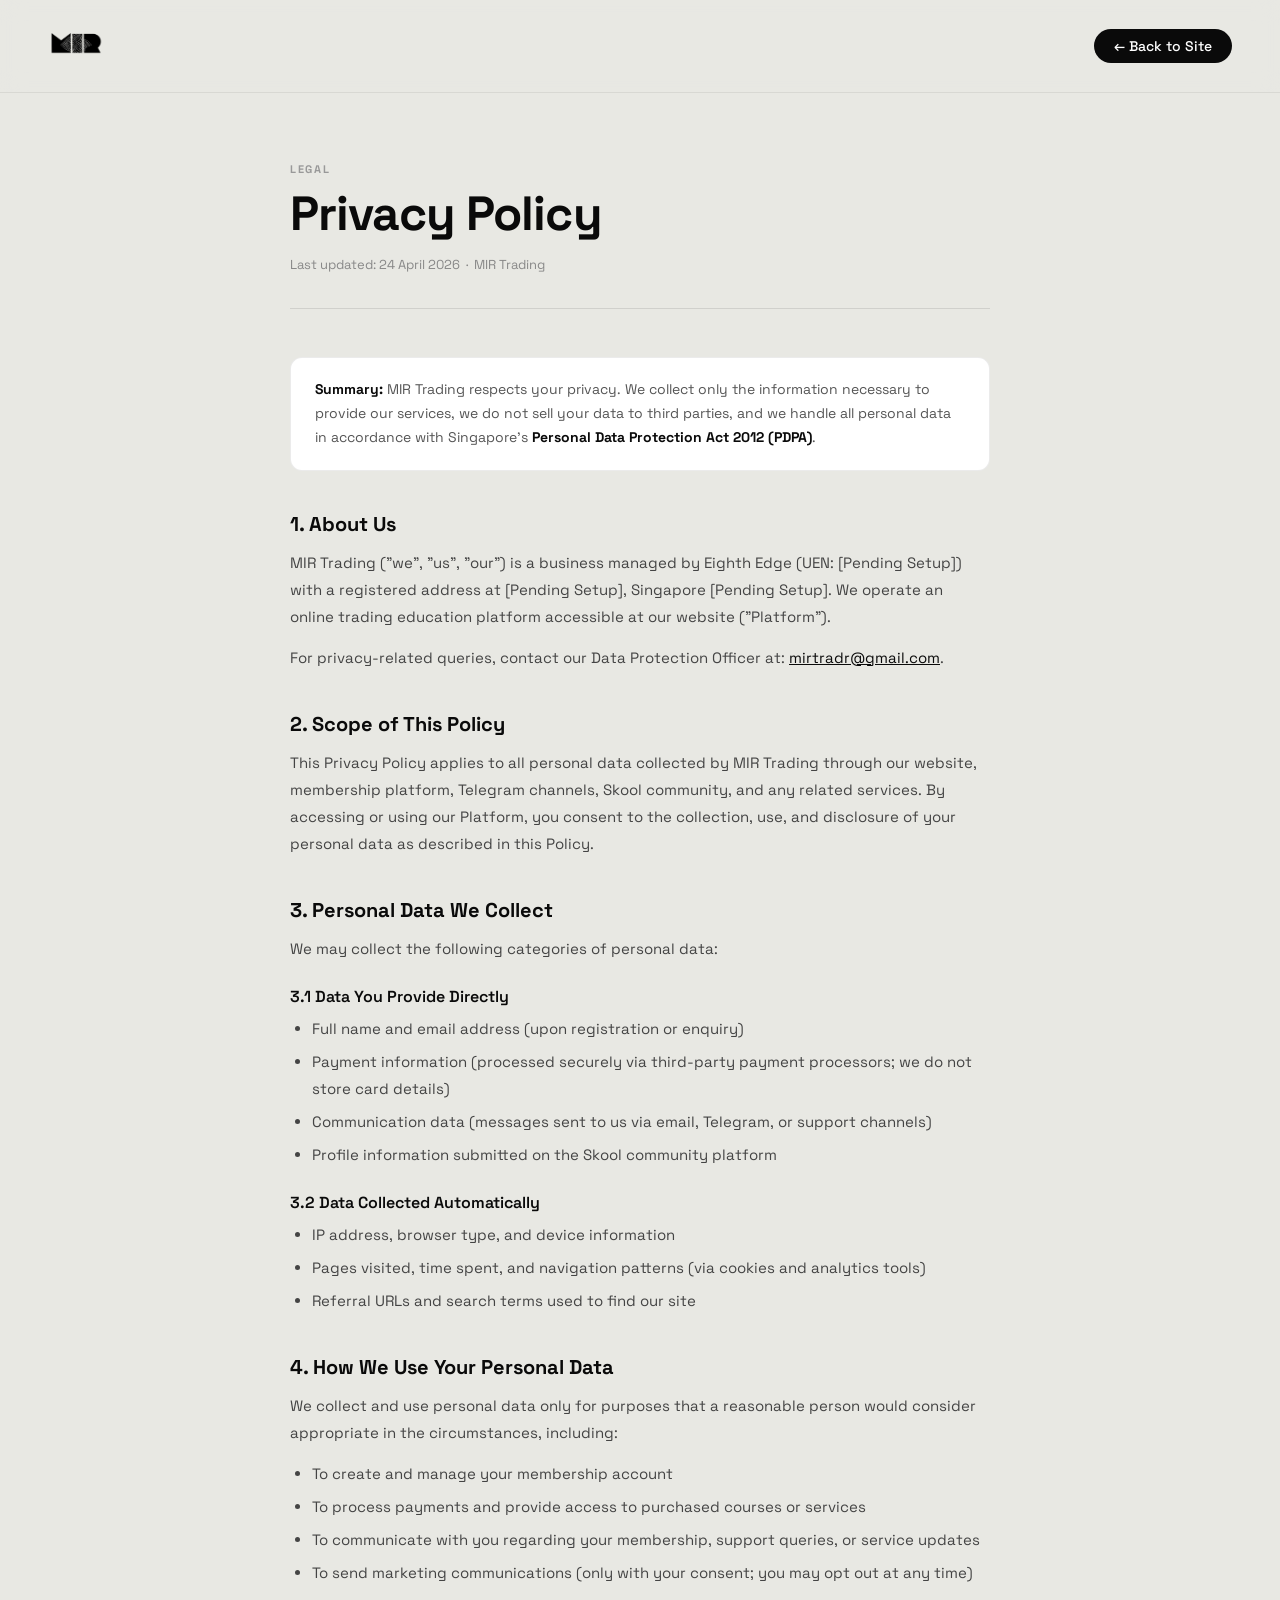
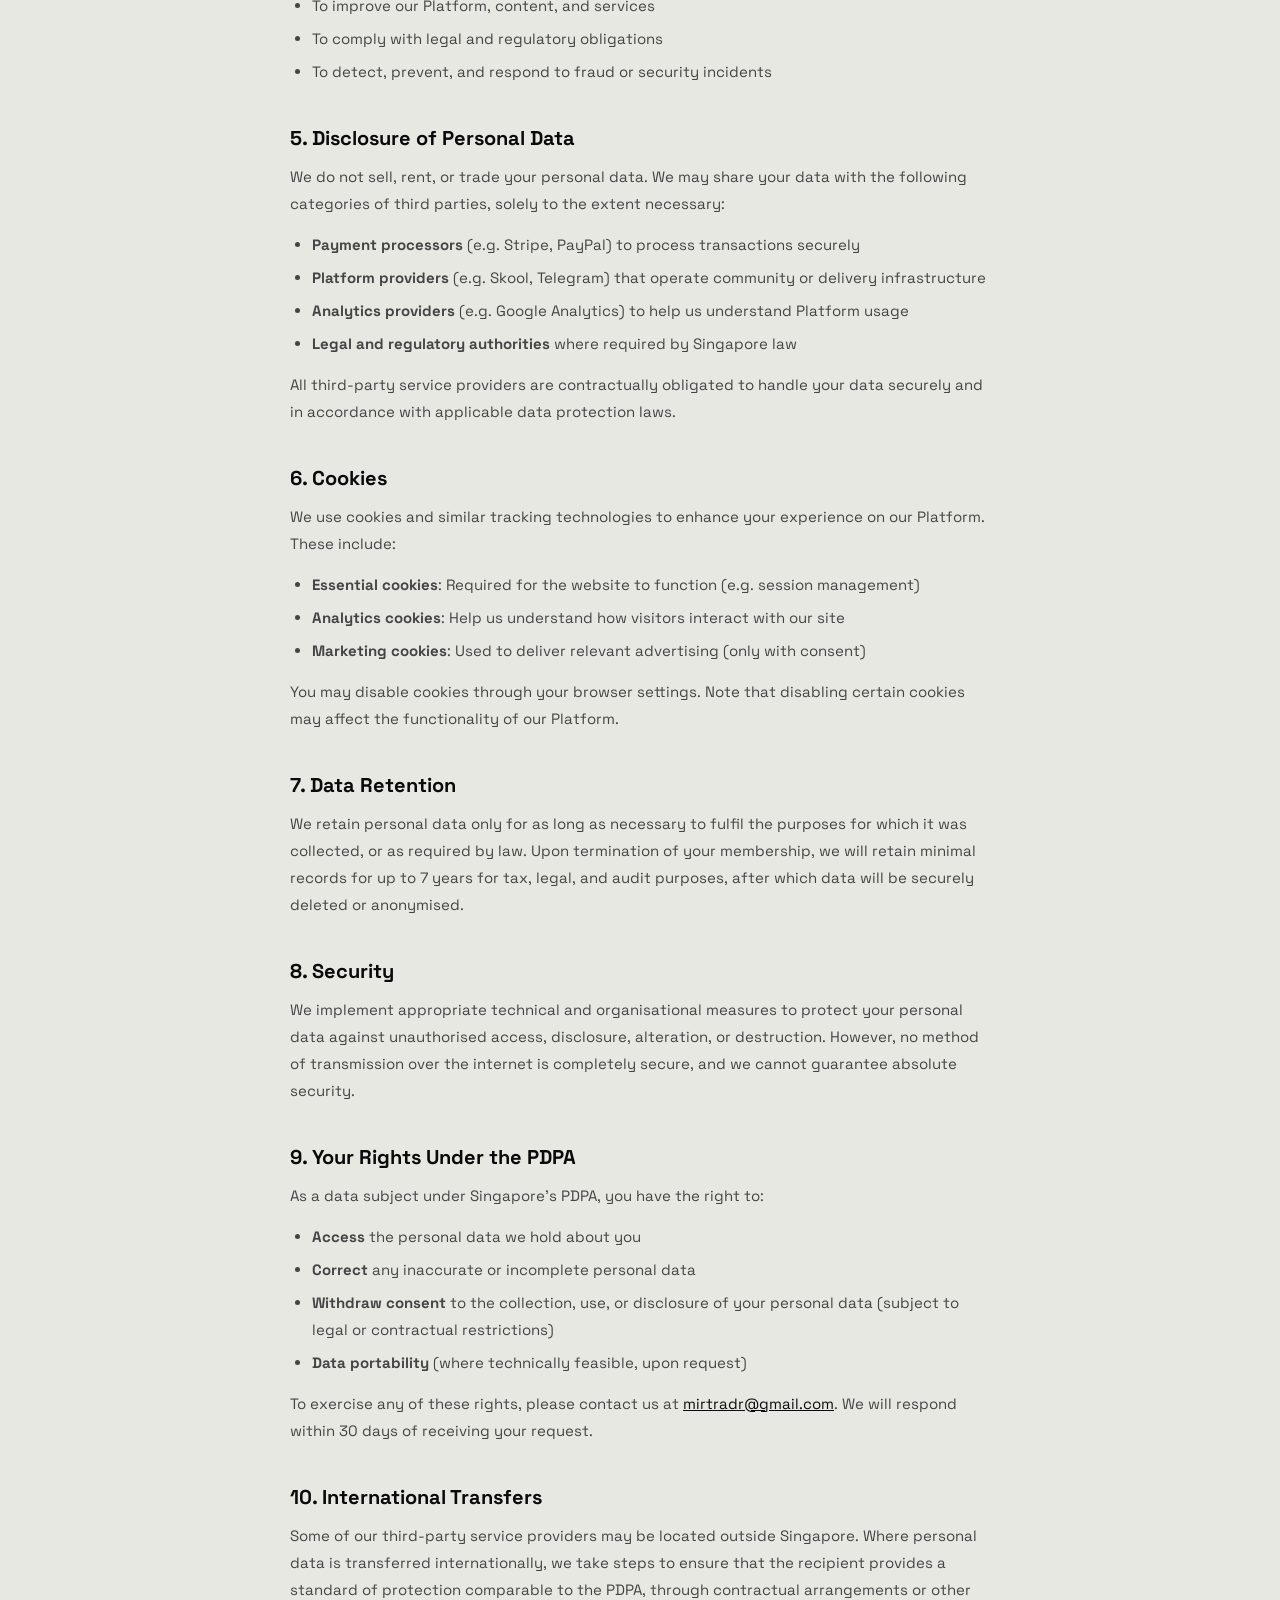
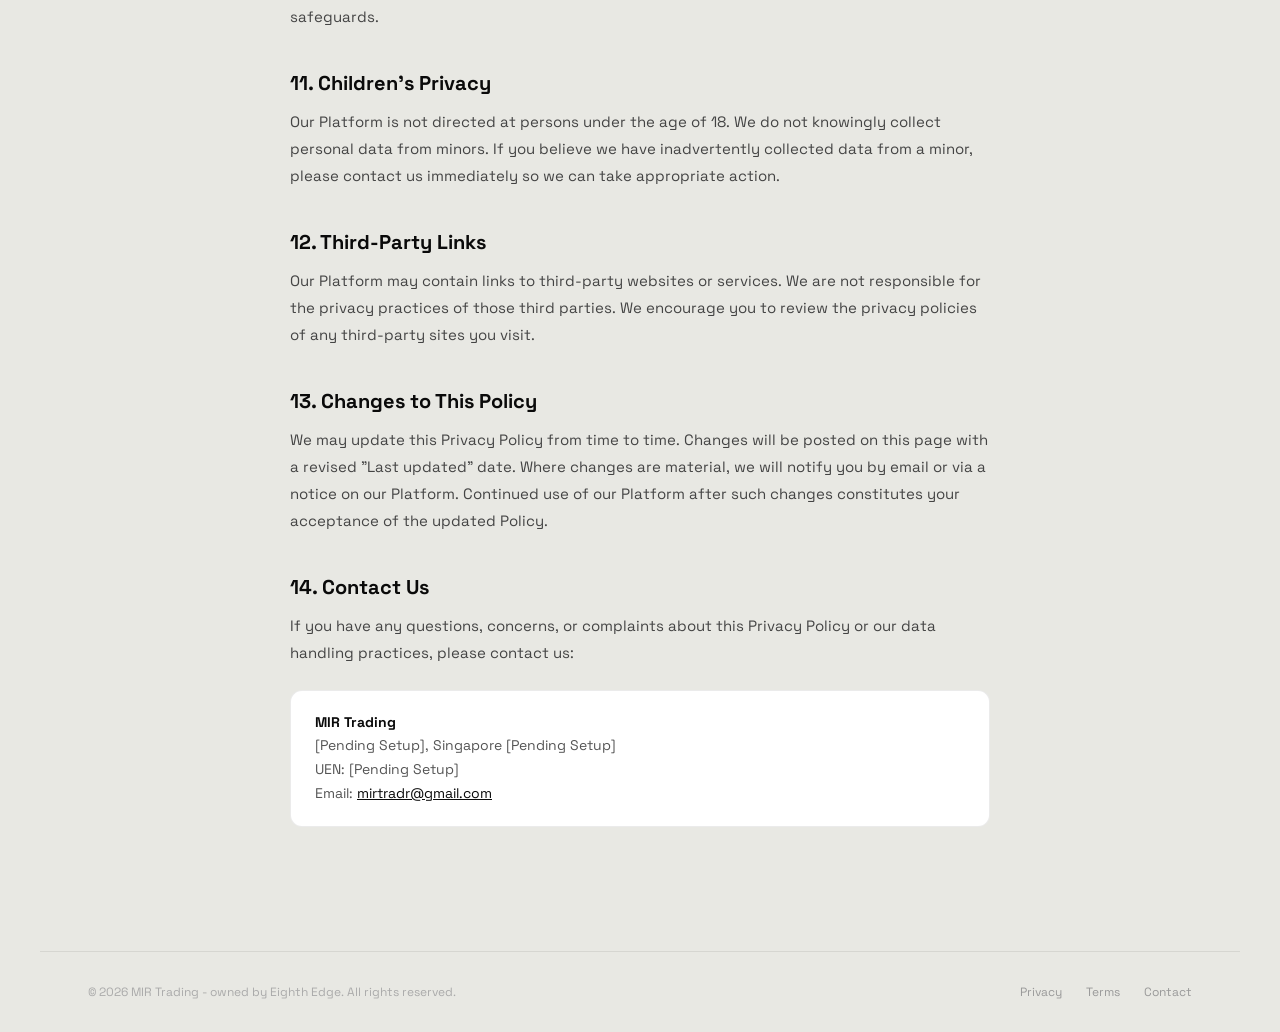
<file: privacy.html>
<!DOCTYPE html>
<html lang="en">
<head>
<meta charset="UTF-8">
<meta name="viewport" content="width=device-width, initial-scale=1.0">
<title>Privacy Policy — MIR Trading</title>
<link href="https://fonts.googleapis.com/css2?family=Space+Grotesk:wght@300;400;500;600;700&display=swap" rel="stylesheet">
<style>
  *, *::before, *::after { margin: 0; padding: 0; box-sizing: border-box; }
  html { scroll-behavior: smooth; }
  body { background: #e8e8e3; font-family: 'Space Grotesk', sans-serif; color: #0a0a0a; }

  nav {
    position: sticky; top: 0; z-index: 100;
    display: flex; align-items: center; justify-content: space-between;
    padding: 18px 48px;
    background: rgba(232,232,227,0.92);
    backdrop-filter: blur(12px);
    border-bottom: 1px solid rgba(0,0,0,0.07);
  }
  nav img { height: 56px; width: auto; display: block; }
  nav a {
    font-size: 14px; font-weight: 500; color: #0a0a0a;
    text-decoration: none; padding: 8px 20px;
    background: #0a0a0a; color: #fff;
    border-radius: 100px; transition: background 0.15s;
  }
  nav a:hover { background: #333; }

  .page-wrap { max-width: 780px; margin: 0 auto; padding: 64px 40px 100px; }

  .tag {
    display: inline-block; font-size: 11px; font-weight: 700;
    letter-spacing: 0.15em; text-transform: uppercase; color: #999;
    margin-bottom: 12px;
  }
  h1 { font-size: clamp(32px, 4vw, 48px); font-weight: 700; letter-spacing: -0.02em; line-height: 1.1; margin-bottom: 12px; }
  .meta { font-size: 13px; color: #888; margin-bottom: 48px; padding-bottom: 32px; border-bottom: 1px solid rgba(0,0,0,0.1); }

  h2 { font-size: 20px; font-weight: 700; margin: 40px 0 12px; color: #0a0a0a; }
  h3 { font-size: 16px; font-weight: 600; margin: 24px 0 8px; color: #0a0a0a; }
  p { font-size: 15px; line-height: 1.8; color: #444; margin-bottom: 14px; }
  ul, ol { padding-left: 22px; margin-bottom: 14px; }
  li { font-size: 15px; line-height: 1.8; color: #444; margin-bottom: 6px; }
  a { color: #0a0a0a; text-decoration: underline; }

  .callout {
    background: #fff; border: 1px solid rgba(0,0,0,0.08);
    border-radius: 12px; padding: 20px 24px; margin: 24px 0;
    font-size: 14px; line-height: 1.7; color: #555;
  }
  .callout strong { color: #0a0a0a; }

  footer {
    border-top: 1px solid rgba(0,0,0,0.08);
    padding: 32px 48px;
    display: flex; align-items: center; justify-content: space-between;
    max-width: 1200px; margin: 0 auto;
    font-size: 12px; color: #aaa;
  }
  footer div { display: flex; gap: 24px; }
  footer a { color: #999; text-decoration: none; font-size: 12px; }
</style>
</head>
<body>

<nav>
  <img src="assets/mir-logo-header.png" alt="MIR Trading" />
  <a href="https://mirtradr.github.io/mir/">← Back to Site</a>
</nav>

<div class="page-wrap">
  <div class="tag">Legal</div>
  <h1>Privacy Policy</h1>
  <p class="meta">Last updated: 24 April 2026 &nbsp;·&nbsp; MIR Trading</p>

  <div class="callout">
    <strong>Summary:</strong> MIR Trading respects your privacy. We collect only the information necessary to provide our services, we do not sell your data to third parties, and we handle all personal data in accordance with Singapore's <strong>Personal Data Protection Act 2012 (PDPA)</strong>.
  </div>

  <h2>1. About Us</h2>
  <p>MIR Trading ("we", "us", "our") is a business managed by Eighth Edge (UEN: [Pending Setup]) with a registered address at [Pending Setup], Singapore [Pending Setup]. We operate an online trading education platform accessible at our website ("Platform").</p>
  <p>For privacy-related queries, contact our Data Protection Officer at: <a href="mailto:mirtradr@gmail.com">mirtradr@gmail.com</a>.</p>

  <h2>2. Scope of This Policy</h2>
  <p>This Privacy Policy applies to all personal data collected by MIR Trading through our website, membership platform, Telegram channels, Skool community, and any related services. By accessing or using our Platform, you consent to the collection, use, and disclosure of your personal data as described in this Policy.</p>

  <h2>3. Personal Data We Collect</h2>
  <p>We may collect the following categories of personal data:</p>
  <h3>3.1 Data You Provide Directly</h3>
  <ul>
    <li>Full name and email address (upon registration or enquiry)</li>
    <li>Payment information (processed securely via third-party payment processors; we do not store card details)</li>
    <li>Communication data (messages sent to us via email, Telegram, or support channels)</li>
    <li>Profile information submitted on the Skool community platform</li>
  </ul>
  <h3>3.2 Data Collected Automatically</h3>
  <ul>
    <li>IP address, browser type, and device information</li>
    <li>Pages visited, time spent, and navigation patterns (via cookies and analytics tools)</li>
    <li>Referral URLs and search terms used to find our site</li>
  </ul>

  <h2>4. How We Use Your Personal Data</h2>
  <p>We collect and use personal data only for purposes that a reasonable person would consider appropriate in the circumstances, including:</p>
  <ul>
    <li>To create and manage your membership account</li>
    <li>To process payments and provide access to purchased courses or services</li>
    <li>To communicate with you regarding your membership, support queries, or service updates</li>
    <li>To send marketing communications (only with your consent; you may opt out at any time)</li>
    <li>To improve our Platform, content, and services</li>
    <li>To comply with legal and regulatory obligations</li>
    <li>To detect, prevent, and respond to fraud or security incidents</li>
  </ul>

  <h2>5. Disclosure of Personal Data</h2>
  <p>We do not sell, rent, or trade your personal data. We may share your data with the following categories of third parties, solely to the extent necessary:</p>
  <ul>
    <li><strong>Payment processors</strong> (e.g. Stripe, PayPal) to process transactions securely</li>
    <li><strong>Platform providers</strong> (e.g. Skool, Telegram) that operate community or delivery infrastructure</li>
    <li><strong>Analytics providers</strong> (e.g. Google Analytics) to help us understand Platform usage</li>
    <li><strong>Legal and regulatory authorities</strong> where required by Singapore law</li>
  </ul>
  <p>All third-party service providers are contractually obligated to handle your data securely and in accordance with applicable data protection laws.</p>

  <h2>6. Cookies</h2>
  <p>We use cookies and similar tracking technologies to enhance your experience on our Platform. These include:</p>
  <ul>
    <li><strong>Essential cookies</strong>: Required for the website to function (e.g. session management)</li>
    <li><strong>Analytics cookies</strong>: Help us understand how visitors interact with our site</li>
    <li><strong>Marketing cookies</strong>: Used to deliver relevant advertising (only with consent)</li>
  </ul>
  <p>You may disable cookies through your browser settings. Note that disabling certain cookies may affect the functionality of our Platform.</p>

  <h2>7. Data Retention</h2>
  <p>We retain personal data only for as long as necessary to fulfil the purposes for which it was collected, or as required by law. Upon termination of your membership, we will retain minimal records for up to 7 years for tax, legal, and audit purposes, after which data will be securely deleted or anonymised.</p>

  <h2>8. Security</h2>
  <p>We implement appropriate technical and organisational measures to protect your personal data against unauthorised access, disclosure, alteration, or destruction. However, no method of transmission over the internet is completely secure, and we cannot guarantee absolute security.</p>

  <h2>9. Your Rights Under the PDPA</h2>
  <p>As a data subject under Singapore's PDPA, you have the right to:</p>
  <ul>
    <li><strong>Access</strong> the personal data we hold about you</li>
    <li><strong>Correct</strong> any inaccurate or incomplete personal data</li>
    <li><strong>Withdraw consent</strong> to the collection, use, or disclosure of your personal data (subject to legal or contractual restrictions)</li>
    <li><strong>Data portability</strong> (where technically feasible, upon request)</li>
  </ul>
  <p>To exercise any of these rights, please contact us at <a href="mailto:mirtradr@gmail.com">mirtradr@gmail.com</a>. We will respond within 30 days of receiving your request.</p>

  <h2>10. International Transfers</h2>
  <p>Some of our third-party service providers may be located outside Singapore. Where personal data is transferred internationally, we take steps to ensure that the recipient provides a standard of protection comparable to the PDPA, through contractual arrangements or other safeguards.</p>

  <h2>11. Children's Privacy</h2>
  <p>Our Platform is not directed at persons under the age of 18. We do not knowingly collect personal data from minors. If you believe we have inadvertently collected data from a minor, please contact us immediately so we can take appropriate action.</p>

  <h2>12. Third-Party Links</h2>
  <p>Our Platform may contain links to third-party websites or services. We are not responsible for the privacy practices of those third parties. We encourage you to review the privacy policies of any third-party sites you visit.</p>

  <h2>13. Changes to This Policy</h2>
  <p>We may update this Privacy Policy from time to time. Changes will be posted on this page with a revised "Last updated" date. Where changes are material, we will notify you by email or via a notice on our Platform. Continued use of our Platform after such changes constitutes your acceptance of the updated Policy.</p>

  <h2>14. Contact Us</h2>
  <p>If you have any questions, concerns, or complaints about this Privacy Policy or our data handling practices, please contact us:</p>
  <div class="callout">
    <strong>MIR Trading</strong><br>
    [Pending Setup], Singapore [Pending Setup]<br>
    UEN: [Pending Setup]<br>
    Email: <a href="mailto:mirtradr@gmail.com">mirtradr@gmail.com</a>
  </div>
</div>

<footer>
  <span>© 2026 MIR Trading - owned by Eighth Edge. All rights reserved.</span>
  <div>
    <a href="privacy.html">Privacy</a>
    <a href="terms.html">Terms</a>
    <a href="https://wa.me/message/UF6ZSWQHWSXCF1" target="_blank" rel="noopener noreferrer">Contact</a>
  </div>
</footer>

</body>
</html>
</file>
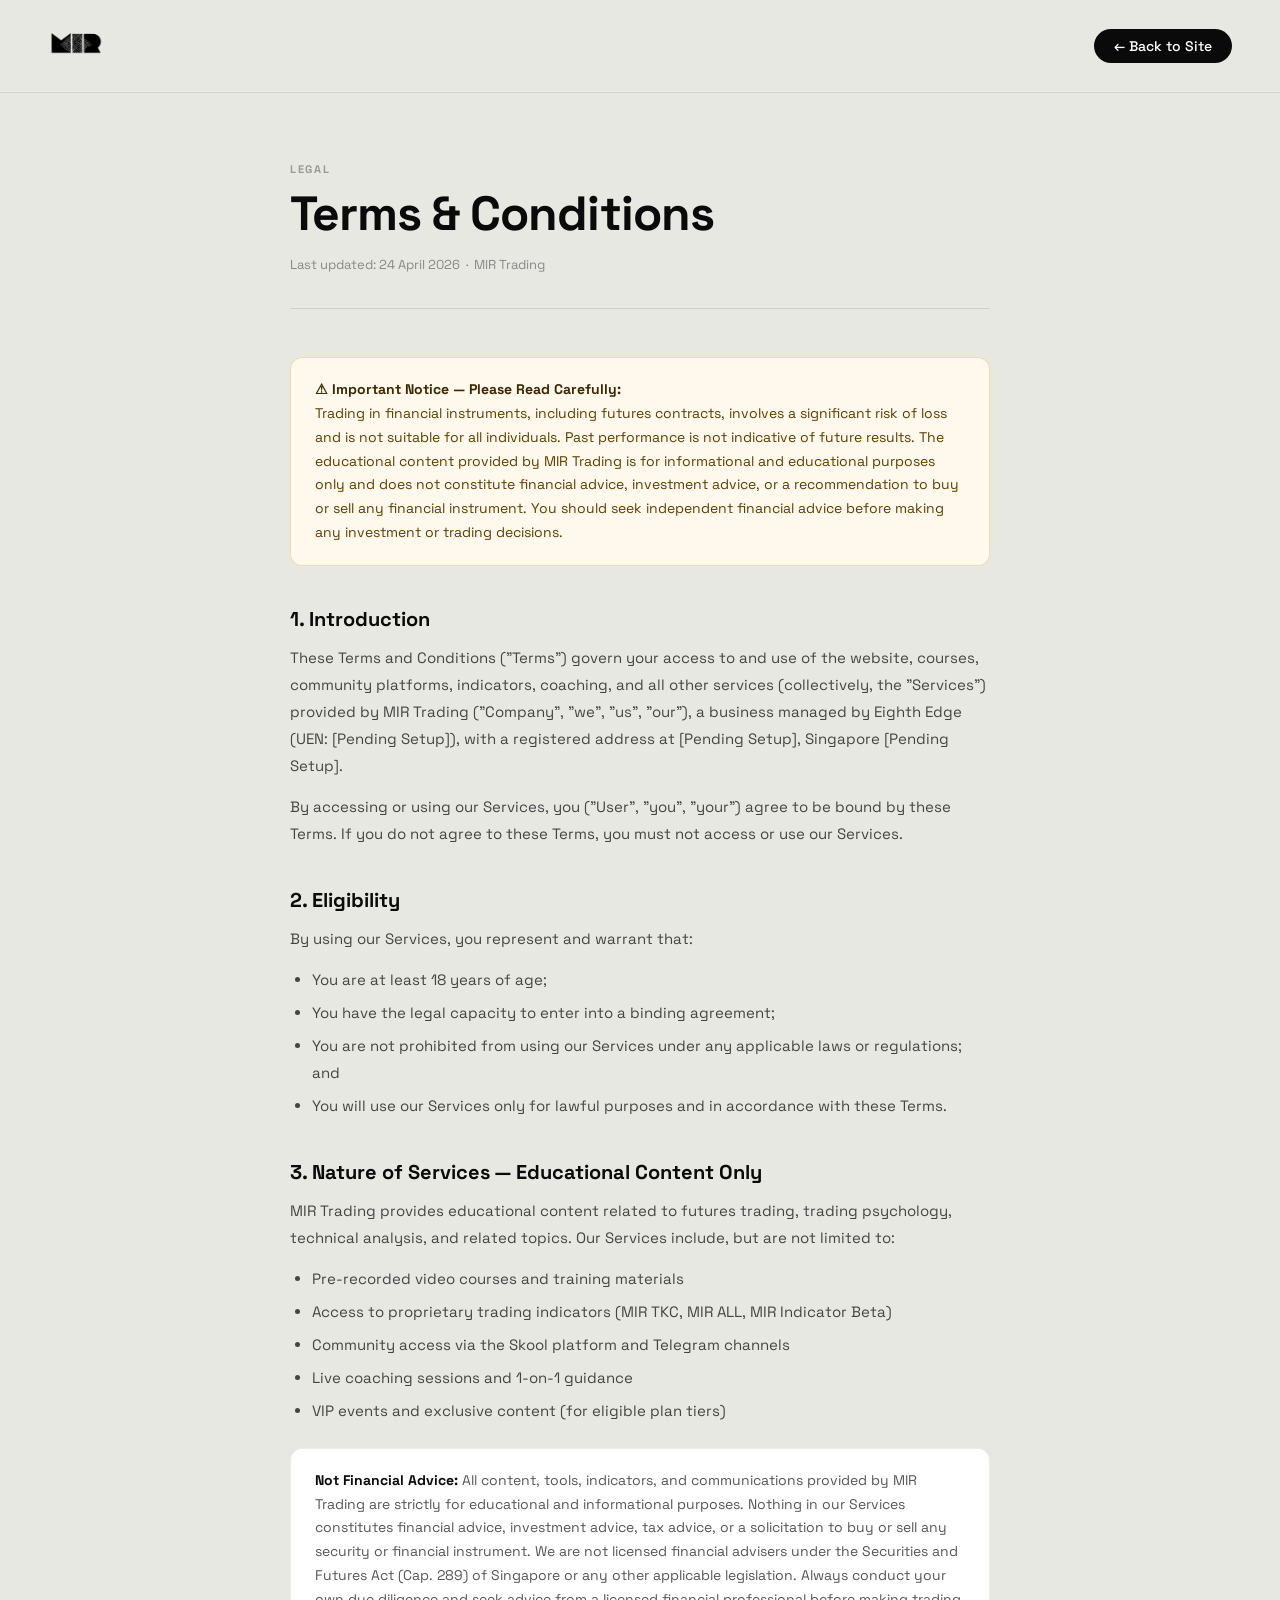
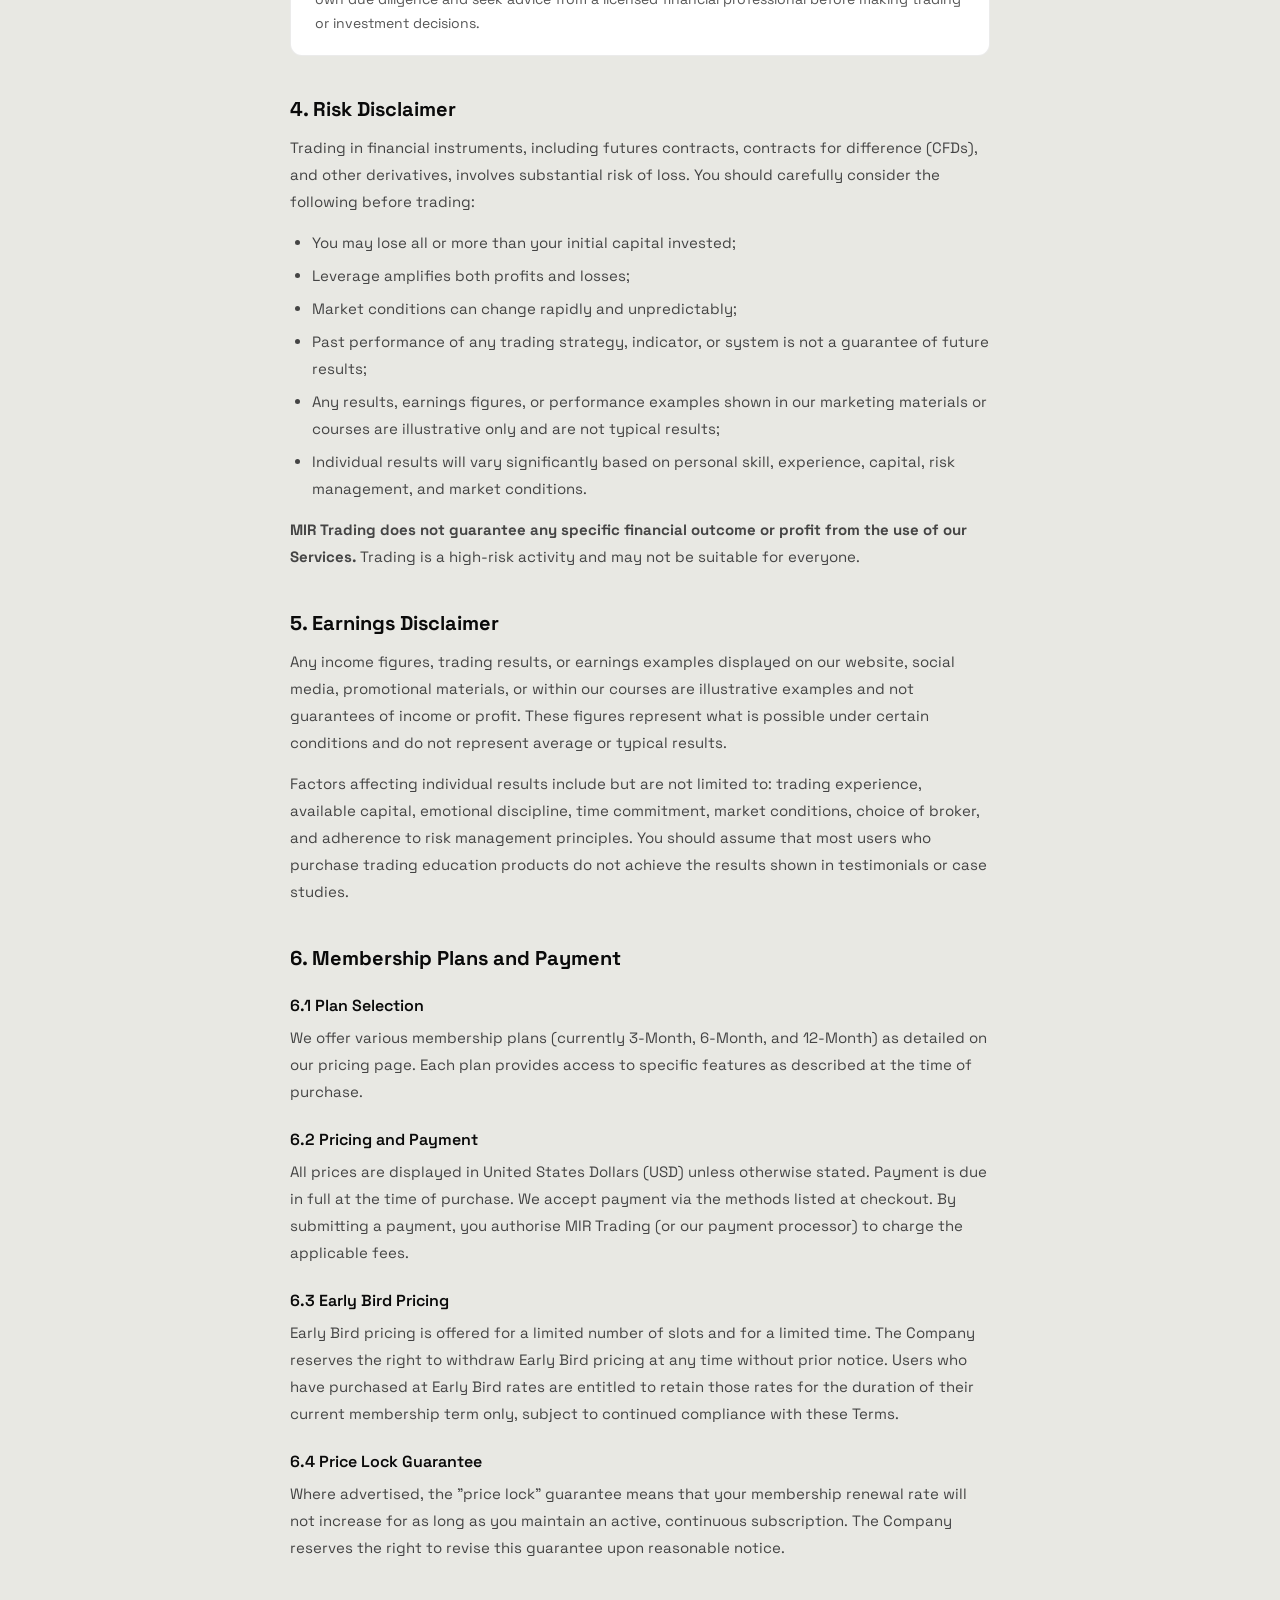
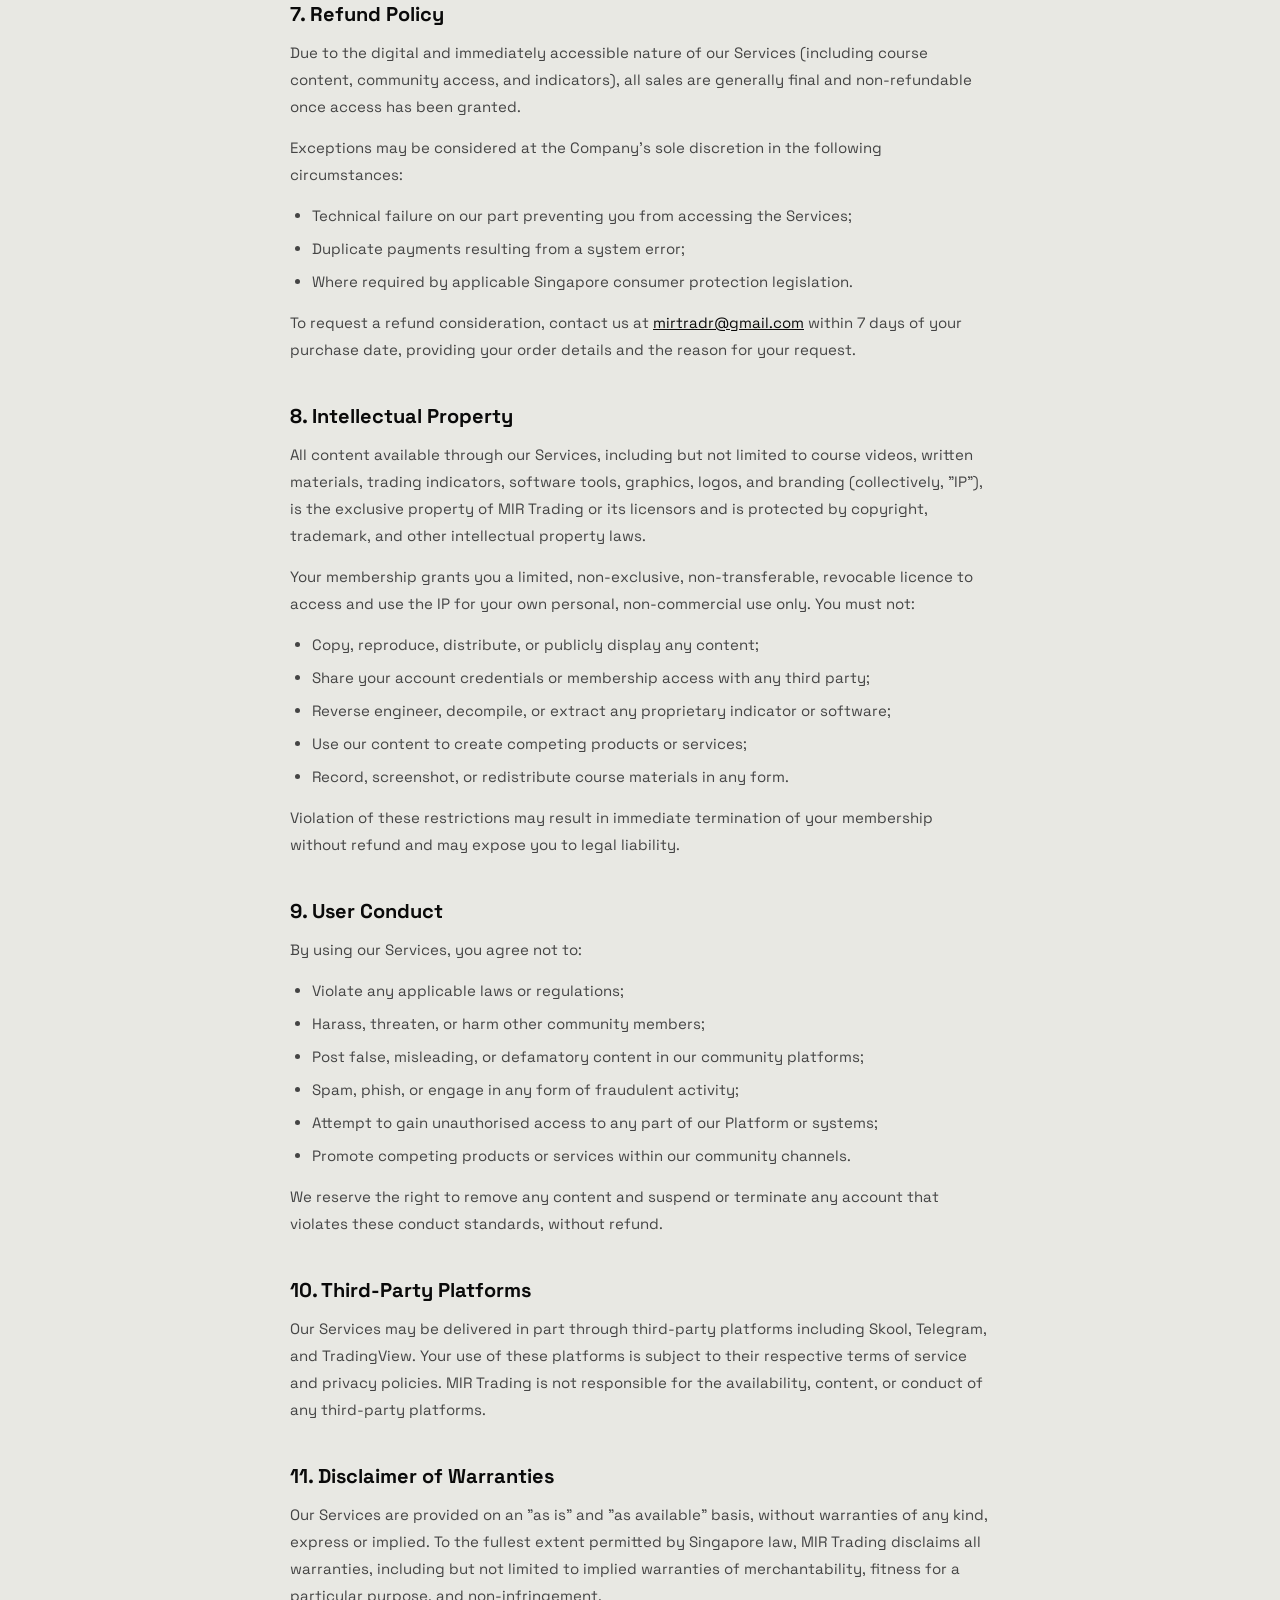
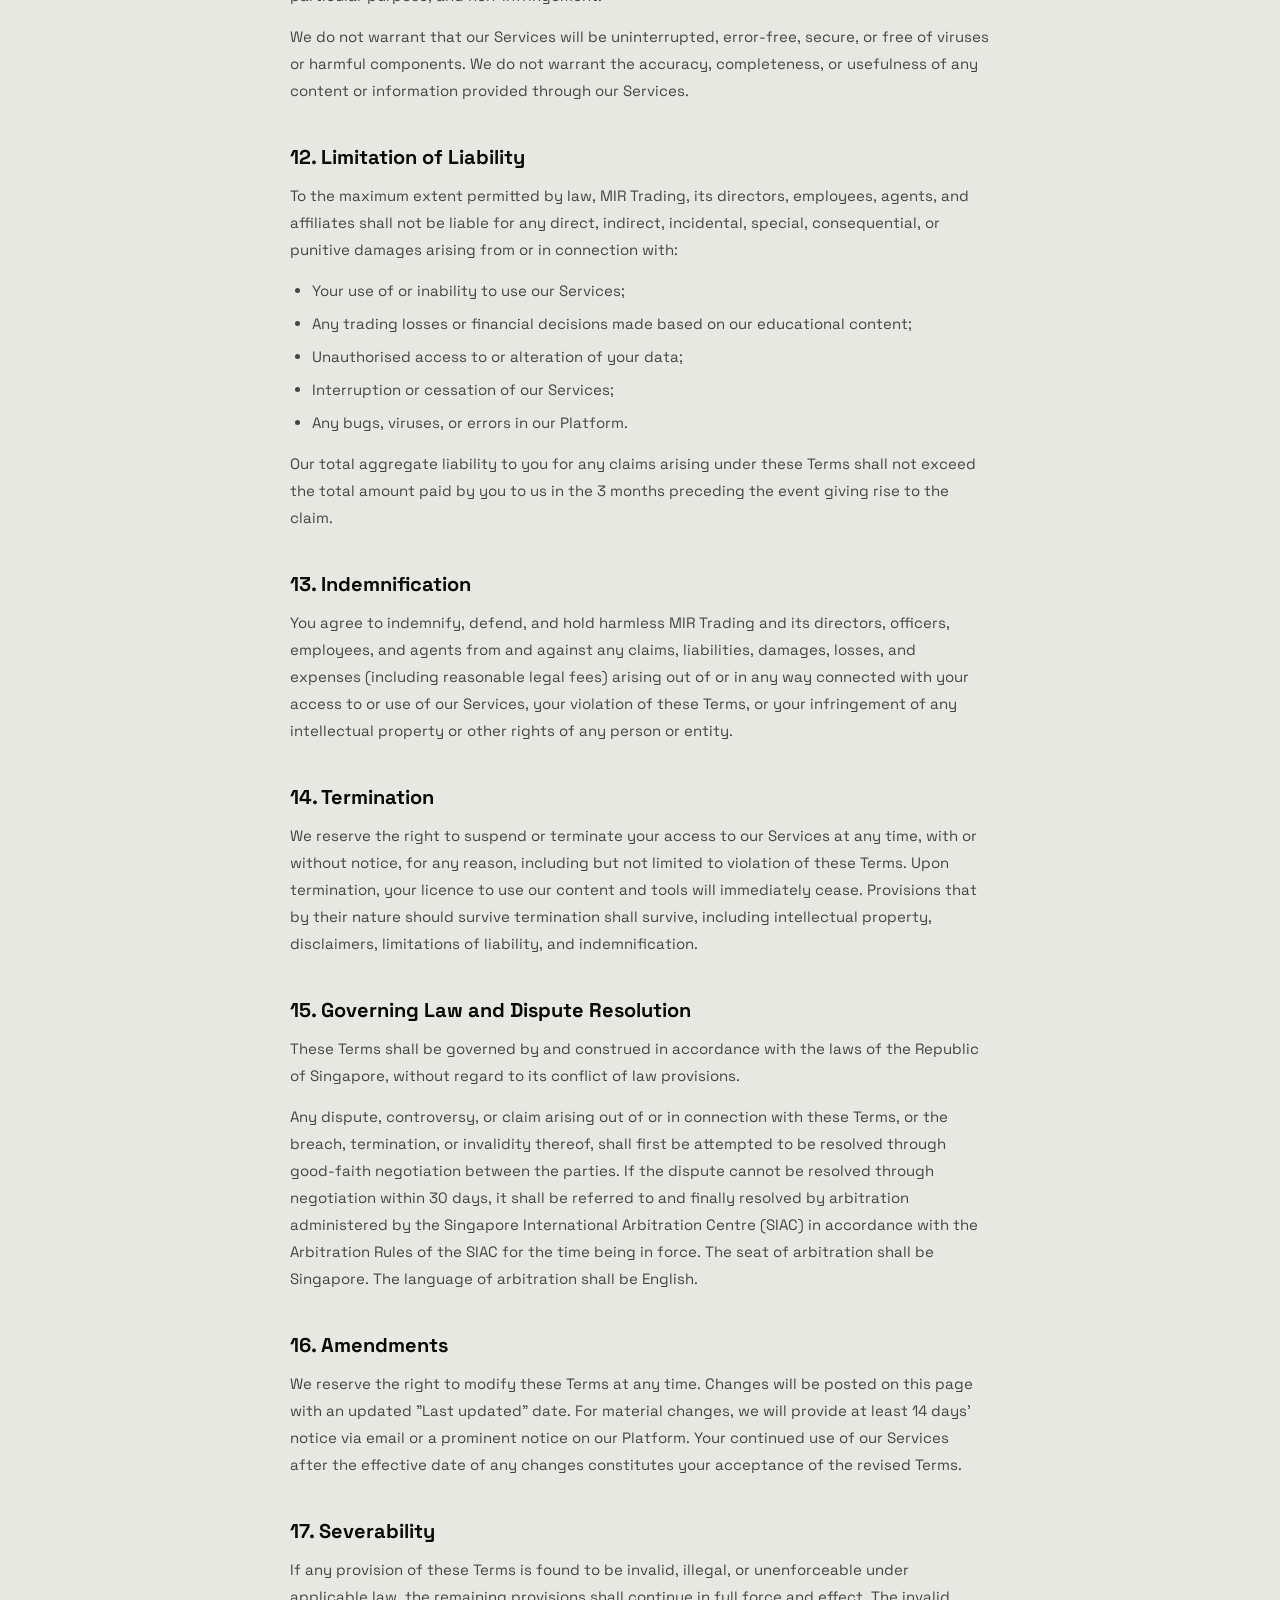
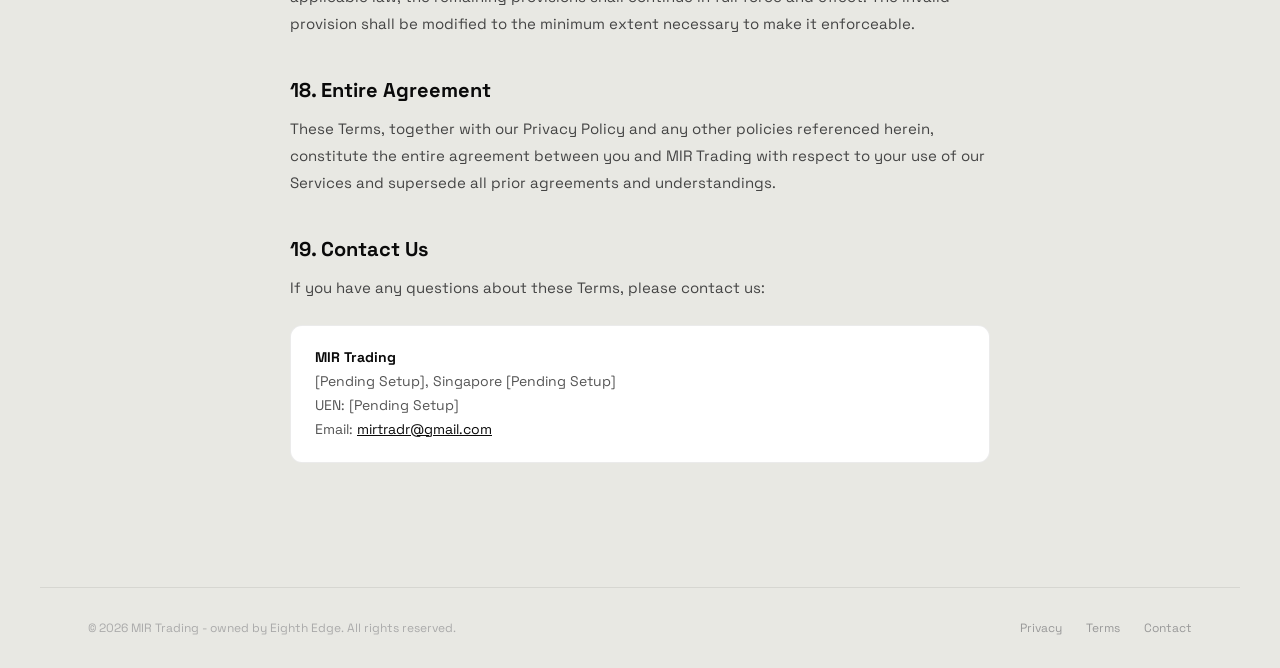
<file: terms.html>
<!DOCTYPE html>
<html lang="en">
<head>
<meta charset="UTF-8">
<meta name="viewport" content="width=device-width, initial-scale=1.0">
<title>Terms &amp; Conditions — MIR Trading</title>
<link href="https://fonts.googleapis.com/css2?family=Space+Grotesk:wght@300;400;500;600;700&display=swap" rel="stylesheet">
<style>
  *, *::before, *::after { margin: 0; padding: 0; box-sizing: border-box; }
  html { scroll-behavior: smooth; }
  body { background: #e8e8e3; font-family: 'Space Grotesk', sans-serif; color: #0a0a0a; }

  nav {
    position: sticky; top: 0; z-index: 100;
    display: flex; align-items: center; justify-content: space-between;
    padding: 18px 48px;
    background: rgba(232,232,227,0.92);
    backdrop-filter: blur(12px);
    border-bottom: 1px solid rgba(0,0,0,0.07);
  }
  nav img { height: 56px; width: auto; display: block; }
  nav a {
    font-size: 14px; font-weight: 500;
    text-decoration: none; padding: 8px 20px;
    background: #0a0a0a; color: #fff;
    border-radius: 100px; transition: background 0.15s;
  }
  nav a:hover { background: #333; }

  .page-wrap { max-width: 780px; margin: 0 auto; padding: 64px 40px 100px; }

  .tag {
    display: inline-block; font-size: 11px; font-weight: 700;
    letter-spacing: 0.15em; text-transform: uppercase; color: #999;
    margin-bottom: 12px;
  }
  h1 { font-size: clamp(32px, 4vw, 48px); font-weight: 700; letter-spacing: -0.02em; line-height: 1.1; margin-bottom: 12px; }
  .meta { font-size: 13px; color: #888; margin-bottom: 48px; padding-bottom: 32px; border-bottom: 1px solid rgba(0,0,0,0.1); }

  h2 { font-size: 20px; font-weight: 700; margin: 40px 0 12px; color: #0a0a0a; }
  h3 { font-size: 16px; font-weight: 600; margin: 24px 0 8px; color: #0a0a0a; }
  p { font-size: 15px; line-height: 1.8; color: #444; margin-bottom: 14px; }
  ul, ol { padding-left: 22px; margin-bottom: 14px; }
  li { font-size: 15px; line-height: 1.8; color: #444; margin-bottom: 6px; }
  a { color: #0a0a0a; text-decoration: underline; }

  .callout {
    background: #fff; border: 1px solid rgba(0,0,0,0.08);
    border-radius: 12px; padding: 20px 24px; margin: 24px 0;
    font-size: 14px; line-height: 1.7; color: #555;
  }
  .callout strong { color: #0a0a0a; }

  .warning {
    background: #fff8ec; border: 1px solid rgba(200,130,0,0.25);
    border-radius: 12px; padding: 20px 24px; margin: 24px 0;
    font-size: 14px; line-height: 1.7; color: #5a3e00;
  }
  .warning strong { color: #3a2800; }

  footer {
    border-top: 1px solid rgba(0,0,0,0.08);
    padding: 32px 48px;
    display: flex; align-items: center; justify-content: space-between;
    max-width: 1200px; margin: 0 auto;
    font-size: 12px; color: #aaa;
  }
  footer div { display: flex; gap: 24px; }
  footer a { color: #999; text-decoration: none; font-size: 12px; }
</style>
</head>
<body>

<nav>
  <img src="assets/mir-logo-header.png" alt="MIR Trading" />
  <a href="https://mirtradr.github.io/mir/">← Back to Site</a>
</nav>

<div class="page-wrap">
  <div class="tag">Legal</div>
  <h1>Terms &amp; Conditions</h1>
  <p class="meta">Last updated: 24 April 2026 &nbsp;·&nbsp; MIR Trading</p>

  <div class="warning">
    <strong>⚠ Important Notice — Please Read Carefully:</strong><br>
    Trading in financial instruments, including futures contracts, involves a significant risk of loss and is not suitable for all individuals. Past performance is not indicative of future results. The educational content provided by MIR Trading is for informational and educational purposes only and does not constitute financial advice, investment advice, or a recommendation to buy or sell any financial instrument. You should seek independent financial advice before making any investment or trading decisions.
  </div>

  <h2>1. Introduction</h2>
  <p>These Terms and Conditions ("Terms") govern your access to and use of the website, courses, community platforms, indicators, coaching, and all other services (collectively, the "Services") provided by MIR Trading ("Company", "we", "us", "our"), a business managed by Eighth Edge (UEN: [Pending Setup]), with a registered address at [Pending Setup], Singapore [Pending Setup].</p>
  <p>By accessing or using our Services, you ("User", "you", "your") agree to be bound by these Terms. If you do not agree to these Terms, you must not access or use our Services.</p>

  <h2>2. Eligibility</h2>
  <p>By using our Services, you represent and warrant that:</p>
  <ul>
    <li>You are at least 18 years of age;</li>
    <li>You have the legal capacity to enter into a binding agreement;</li>
    <li>You are not prohibited from using our Services under any applicable laws or regulations; and</li>
    <li>You will use our Services only for lawful purposes and in accordance with these Terms.</li>
  </ul>

  <h2>3. Nature of Services — Educational Content Only</h2>
  <p>MIR Trading provides educational content related to futures trading, trading psychology, technical analysis, and related topics. Our Services include, but are not limited to:</p>
  <ul>
    <li>Pre-recorded video courses and training materials</li>
    <li>Access to proprietary trading indicators (MIR TKC, MIR ALL, MIR Indicator Beta)</li>
    <li>Community access via the Skool platform and Telegram channels</li>
    <li>Live coaching sessions and 1-on-1 guidance</li>
    <li>VIP events and exclusive content (for eligible plan tiers)</li>
  </ul>

  <div class="callout">
    <strong>Not Financial Advice:</strong> All content, tools, indicators, and communications provided by MIR Trading are strictly for educational and informational purposes. Nothing in our Services constitutes financial advice, investment advice, tax advice, or a solicitation to buy or sell any security or financial instrument. We are not licensed financial advisers under the Securities and Futures Act (Cap. 289) of Singapore or any other applicable legislation. Always conduct your own due diligence and seek advice from a licensed financial professional before making trading or investment decisions.
  </div>

  <h2>4. Risk Disclaimer</h2>
  <p>Trading in financial instruments, including futures contracts, contracts for difference (CFDs), and other derivatives, involves substantial risk of loss. You should carefully consider the following before trading:</p>
  <ul>
    <li>You may lose all or more than your initial capital invested;</li>
    <li>Leverage amplifies both profits and losses;</li>
    <li>Market conditions can change rapidly and unpredictably;</li>
    <li>Past performance of any trading strategy, indicator, or system is not a guarantee of future results;</li>
    <li>Any results, earnings figures, or performance examples shown in our marketing materials or courses are illustrative only and are not typical results;</li>
    <li>Individual results will vary significantly based on personal skill, experience, capital, risk management, and market conditions.</li>
  </ul>
  <p><strong>MIR Trading does not guarantee any specific financial outcome or profit from the use of our Services.</strong> Trading is a high-risk activity and may not be suitable for everyone.</p>

  <h2>5. Earnings Disclaimer</h2>
  <p>Any income figures, trading results, or earnings examples displayed on our website, social media, promotional materials, or within our courses are illustrative examples and not guarantees of income or profit. These figures represent what is possible under certain conditions and do not represent average or typical results.</p>
  <p>Factors affecting individual results include but are not limited to: trading experience, available capital, emotional discipline, time commitment, market conditions, choice of broker, and adherence to risk management principles. You should assume that most users who purchase trading education products do not achieve the results shown in testimonials or case studies.</p>

  <h2>6. Membership Plans and Payment</h2>
  <h3>6.1 Plan Selection</h3>
  <p>We offer various membership plans (currently 3-Month, 6-Month, and 12-Month) as detailed on our pricing page. Each plan provides access to specific features as described at the time of purchase.</p>
  <h3>6.2 Pricing and Payment</h3>
  <p>All prices are displayed in United States Dollars (USD) unless otherwise stated. Payment is due in full at the time of purchase. We accept payment via the methods listed at checkout. By submitting a payment, you authorise MIR Trading (or our payment processor) to charge the applicable fees.</p>
  <h3>6.3 Early Bird Pricing</h3>
  <p>Early Bird pricing is offered for a limited number of slots and for a limited time. The Company reserves the right to withdraw Early Bird pricing at any time without prior notice. Users who have purchased at Early Bird rates are entitled to retain those rates for the duration of their current membership term only, subject to continued compliance with these Terms.</p>
  <h3>6.4 Price Lock Guarantee</h3>
  <p>Where advertised, the "price lock" guarantee means that your membership renewal rate will not increase for as long as you maintain an active, continuous subscription. The Company reserves the right to revise this guarantee upon reasonable notice.</p>

  <h2>7. Refund Policy</h2>
  <p>Due to the digital and immediately accessible nature of our Services (including course content, community access, and indicators), all sales are generally final and non-refundable once access has been granted.</p>
  <p>Exceptions may be considered at the Company's sole discretion in the following circumstances:</p>
  <ul>
    <li>Technical failure on our part preventing you from accessing the Services;</li>
    <li>Duplicate payments resulting from a system error;</li>
    <li>Where required by applicable Singapore consumer protection legislation.</li>
  </ul>
  <p>To request a refund consideration, contact us at <a href="mailto:mirtradr@gmail.com">mirtradr@gmail.com</a> within 7 days of your purchase date, providing your order details and the reason for your request.</p>

  <h2>8. Intellectual Property</h2>
  <p>All content available through our Services, including but not limited to course videos, written materials, trading indicators, software tools, graphics, logos, and branding (collectively, "IP"), is the exclusive property of MIR Trading or its licensors and is protected by copyright, trademark, and other intellectual property laws.</p>
  <p>Your membership grants you a limited, non-exclusive, non-transferable, revocable licence to access and use the IP for your own personal, non-commercial use only. You must not:</p>
  <ul>
    <li>Copy, reproduce, distribute, or publicly display any content;</li>
    <li>Share your account credentials or membership access with any third party;</li>
    <li>Reverse engineer, decompile, or extract any proprietary indicator or software;</li>
    <li>Use our content to create competing products or services;</li>
    <li>Record, screenshot, or redistribute course materials in any form.</li>
  </ul>
  <p>Violation of these restrictions may result in immediate termination of your membership without refund and may expose you to legal liability.</p>

  <h2>9. User Conduct</h2>
  <p>By using our Services, you agree not to:</p>
  <ul>
    <li>Violate any applicable laws or regulations;</li>
    <li>Harass, threaten, or harm other community members;</li>
    <li>Post false, misleading, or defamatory content in our community platforms;</li>
    <li>Spam, phish, or engage in any form of fraudulent activity;</li>
    <li>Attempt to gain unauthorised access to any part of our Platform or systems;</li>
    <li>Promote competing products or services within our community channels.</li>
  </ul>
  <p>We reserve the right to remove any content and suspend or terminate any account that violates these conduct standards, without refund.</p>

  <h2>10. Third-Party Platforms</h2>
  <p>Our Services may be delivered in part through third-party platforms including Skool, Telegram, and TradingView. Your use of these platforms is subject to their respective terms of service and privacy policies. MIR Trading is not responsible for the availability, content, or conduct of any third-party platforms.</p>

  <h2>11. Disclaimer of Warranties</h2>
  <p>Our Services are provided on an "as is" and "as available" basis, without warranties of any kind, express or implied. To the fullest extent permitted by Singapore law, MIR Trading disclaims all warranties, including but not limited to implied warranties of merchantability, fitness for a particular purpose, and non-infringement.</p>
  <p>We do not warrant that our Services will be uninterrupted, error-free, secure, or free of viruses or harmful components. We do not warrant the accuracy, completeness, or usefulness of any content or information provided through our Services.</p>

  <h2>12. Limitation of Liability</h2>
  <p>To the maximum extent permitted by law, MIR Trading, its directors, employees, agents, and affiliates shall not be liable for any direct, indirect, incidental, special, consequential, or punitive damages arising from or in connection with:</p>
  <ul>
    <li>Your use of or inability to use our Services;</li>
    <li>Any trading losses or financial decisions made based on our educational content;</li>
    <li>Unauthorised access to or alteration of your data;</li>
    <li>Interruption or cessation of our Services;</li>
    <li>Any bugs, viruses, or errors in our Platform.</li>
  </ul>
  <p>Our total aggregate liability to you for any claims arising under these Terms shall not exceed the total amount paid by you to us in the 3 months preceding the event giving rise to the claim.</p>

  <h2>13. Indemnification</h2>
  <p>You agree to indemnify, defend, and hold harmless MIR Trading and its directors, officers, employees, and agents from and against any claims, liabilities, damages, losses, and expenses (including reasonable legal fees) arising out of or in any way connected with your access to or use of our Services, your violation of these Terms, or your infringement of any intellectual property or other rights of any person or entity.</p>

  <h2>14. Termination</h2>
  <p>We reserve the right to suspend or terminate your access to our Services at any time, with or without notice, for any reason, including but not limited to violation of these Terms. Upon termination, your licence to use our content and tools will immediately cease. Provisions that by their nature should survive termination shall survive, including intellectual property, disclaimers, limitations of liability, and indemnification.</p>

  <h2>15. Governing Law and Dispute Resolution</h2>
  <p>These Terms shall be governed by and construed in accordance with the laws of the Republic of Singapore, without regard to its conflict of law provisions.</p>
  <p>Any dispute, controversy, or claim arising out of or in connection with these Terms, or the breach, termination, or invalidity thereof, shall first be attempted to be resolved through good-faith negotiation between the parties. If the dispute cannot be resolved through negotiation within 30 days, it shall be referred to and finally resolved by arbitration administered by the Singapore International Arbitration Centre (SIAC) in accordance with the Arbitration Rules of the SIAC for the time being in force. The seat of arbitration shall be Singapore. The language of arbitration shall be English.</p>

  <h2>16. Amendments</h2>
  <p>We reserve the right to modify these Terms at any time. Changes will be posted on this page with an updated "Last updated" date. For material changes, we will provide at least 14 days' notice via email or a prominent notice on our Platform. Your continued use of our Services after the effective date of any changes constitutes your acceptance of the revised Terms.</p>

  <h2>17. Severability</h2>
  <p>If any provision of these Terms is found to be invalid, illegal, or unenforceable under applicable law, the remaining provisions shall continue in full force and effect. The invalid provision shall be modified to the minimum extent necessary to make it enforceable.</p>

  <h2>18. Entire Agreement</h2>
  <p>These Terms, together with our Privacy Policy and any other policies referenced herein, constitute the entire agreement between you and MIR Trading with respect to your use of our Services and supersede all prior agreements and understandings.</p>

  <h2>19. Contact Us</h2>
  <p>If you have any questions about these Terms, please contact us:</p>
  <div class="callout">
    <strong>MIR Trading</strong><br>
    [Pending Setup], Singapore [Pending Setup]<br>
    UEN: [Pending Setup]<br>
    Email: <a href="mailto:mirtradr@gmail.com">mirtradr@gmail.com</a>
  </div>
</div>

<footer>
  <span>© 2026 MIR Trading - owned by Eighth Edge. All rights reserved.</span>
  <div>
    <a href="privacy.html">Privacy</a>
    <a href="terms.html">Terms</a>
    <a href="https://wa.me/message/UF6ZSWQHWSXCF1" target="_blank" rel="noopener noreferrer">Contact</a>
  </div>
</footer>

</body>
</html>
</file>
